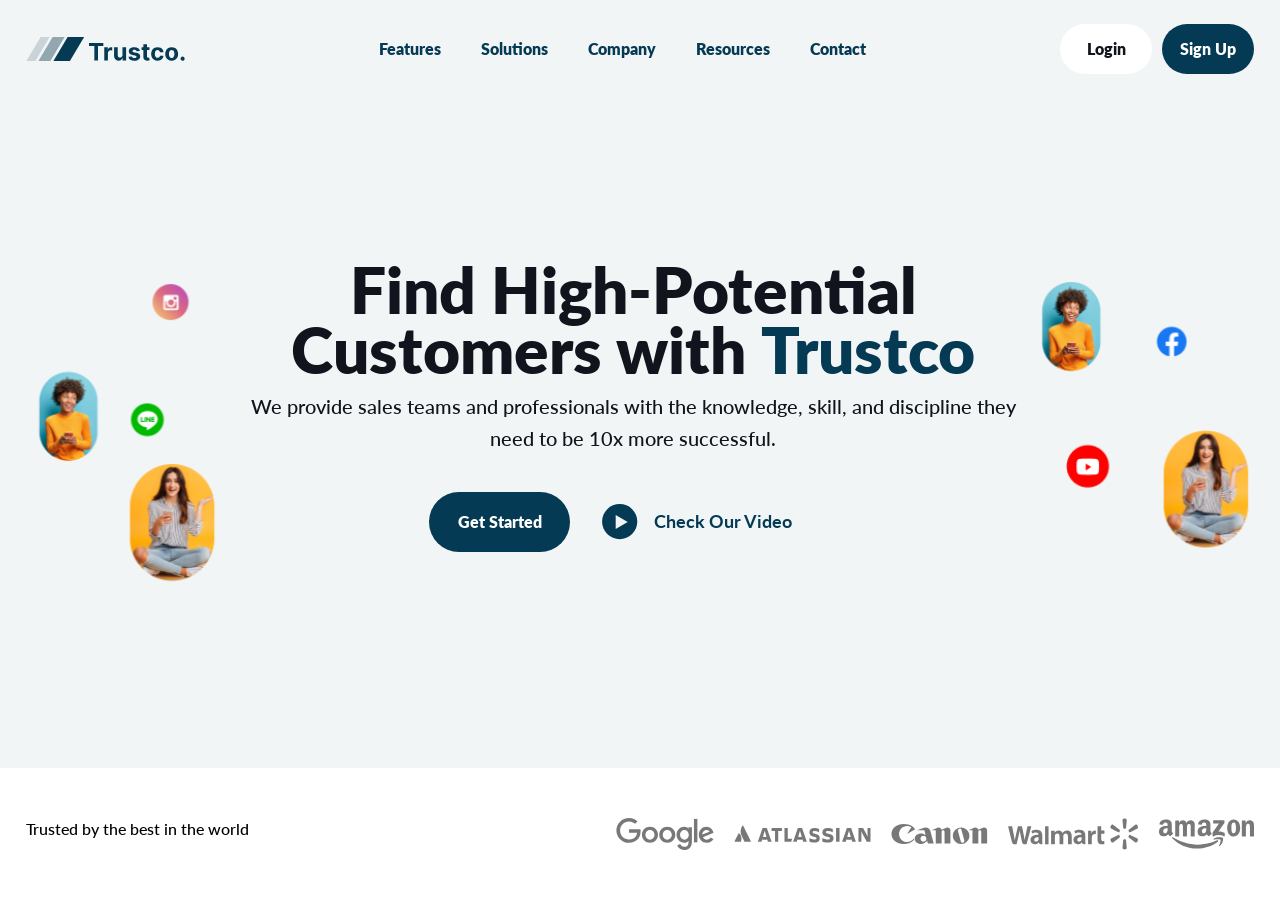
<file: index.html>
<!DOCTYPE html>
<html lang="en">

<head>
    <meta charset="UTF-8">
    <meta name="viewport" content="width=device-width, initial-scale=1.0">
    <title>Trustco</title>
    <link rel="stylesheet" href="style.css">
    <link href="https://fonts.googleapis.com/css2?family=Lato:wght@300;400;700&display=swap" rel="stylesheet">

</head>

<body>
    <!-- Header Section -->
    <header>
        <!-- Placeholder: Navigation and Logo -->
        <section id="hero">
            <div class="hero-container">
                <!-- Navigation Bar -->
                <div class="navbar">
                    <img class="logo" src="/Assets/logo.svg" alt="company logo">
                    <nav class="navigation">
                        <ul>
                            <li><a href="#">Features</a></li>
                            <li><a href="#">Solutions</a></li>
                            <li><a href="#">Company</a></li>
                            <li><a href="#">Resources</a></li>
                            <li><a href="#">Contact</a></li>
                        </ul>
                    </nav>
                    <div class="auth-buttons">
                        <button class="login-btn">Login</button>
                        <button class="signin-btn">Sign Up</button>
                        <button class="menu-btn"><img src="/Assets/menu.svg" alt="menu icon"></button>
                    </div>
                </div>
        
                <!-- Banner Section -->
                <div class="hero-banner">
                    <div class="banner-content">
                        <div class="banner-image-left">
                            <img src="/Assets/bannerone.svg" alt="banner image 1">
                        </div>
                        <div class="banner-text">
                            <p class="hero-tagline">
                                Find High-Potential Customers with <span class="highlight-text">Trustco</span>
                            </p>
                            <p class="hero-subtagline">
                                We provide sales teams and professionals with the knowledge, skill, and discipline they need to be 10x more successful.
                            </p>
                            <div class="cta-buttons">
                                <button class="cta-start-btn">Get Started</button>
                                <button class="cta-video-btn"><img src="/Assets/Play.svg" alt="play icon"> Check Our Video</button>
                            </div>
                        </div>
                        <div class="banner-image-right">
                            <img src="/Assets/bannertwo.svg" alt="banner image 2">
                        </div>
                        <div class="banner-image-group">
                            <img class="image-one" src="/Assets/bannerone.svg" alt="banner image 1">
                            <img class="image-two" src="/Assets/bannertwo.svg" alt="banner image 2">
                        </div>
                    </div>
                </div>
        
                <!-- Trusted Brands Section -->
                <div class="trusted-companies">
                    <div class="trusted-companies-group">
                        <p class="trusted-title">
                            Trusted by the best in the world
                        </p>
                        <div class="company-logos">
                            <img class="company-logo" src="/Assets/google.svg" alt="Google logo">
                            <img class="company-logo" src="/Assets/alt.svg" alt="Alt logo">
                            <img class="company-logo" src="/Assets/canon.svg" alt="Canon logo">
                            <img class="company-logo" src="/Assets/walmart.svg" alt="Walmart logo">
                            <img class="company-logo" src="/Assets/amazon.svg" alt="Amazon logo">
                        </div>
                    </div>
                </div>
        
            </div>
        </section>
        
    </header>

    <!-- Main Content Section -->
    <main>

    </main>

    <!-- Footer Section -->
    <footer>

    </footer>
</body>

</html>
</file>
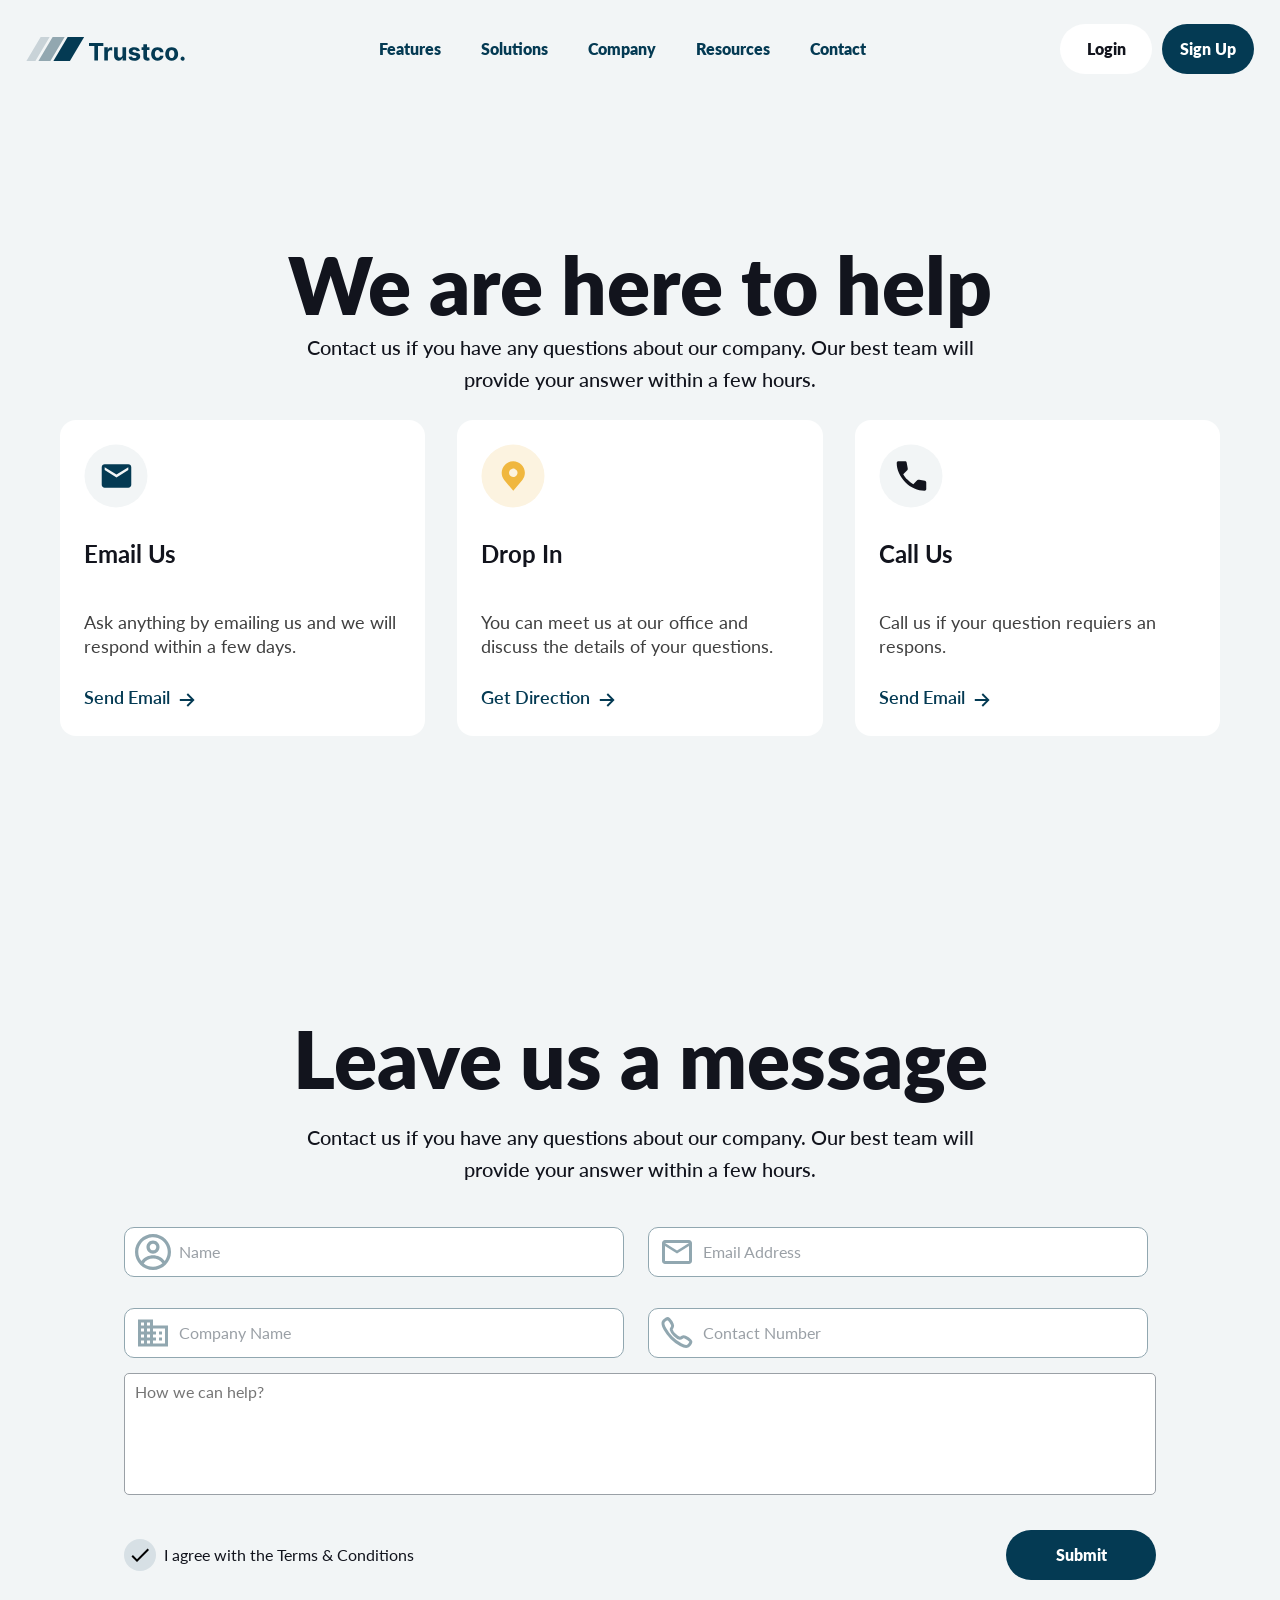
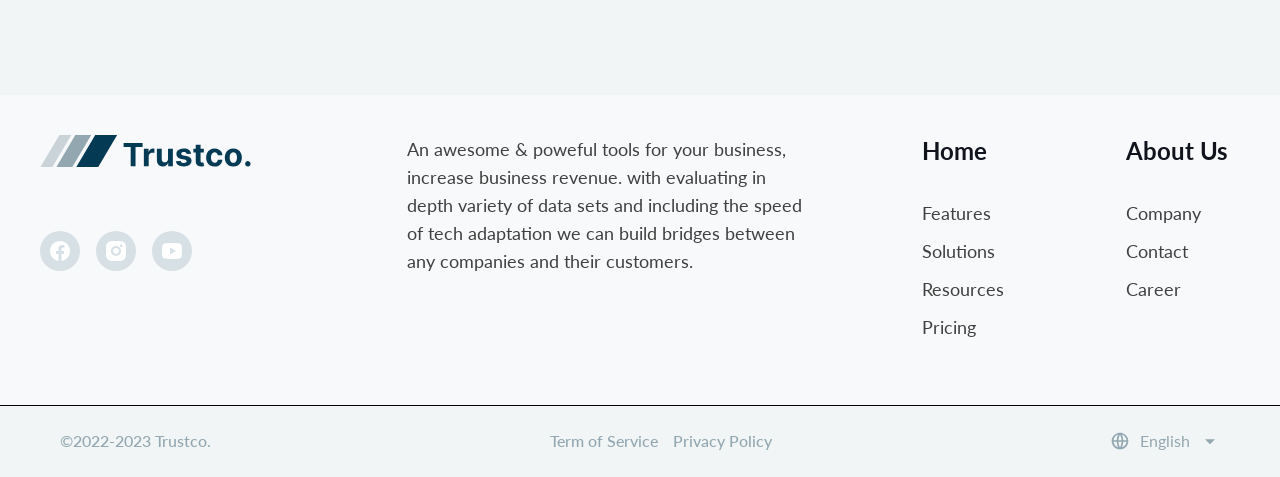
<file: Contact.html>
<!DOCTYPE html>
<html lang="en">

<head>
    <meta charset="UTF-8">
    <meta name="viewport" content="width=device-width, initial-scale=1.0">
    <title>Contact</title>
    <link rel="stylesheet" href="Conatact.css">
    <link href="https://fonts.googleapis.com/css2?family=Lato:wght@300;400;700&display=swap" rel="stylesheet">
</head>

<body>
    <section id="Contact-Page">
        <div class="Main">
            <header class="Header">
                <div class="hero-container">
                    <!-- Navigation Bar -->
                    <div class="navbar">
                        <img class="logo" src="/Assets/logo.svg" alt="company logo">
                        <nav class="navigation">
                            <ul>
                                <li><a href="#">Features</a></li>
                                <li><a href="#">Solutions</a></li>
                                <li><a href="#">Company</a></li>
                                <li><a href="#">Resources</a></li>
                                <li><a href="#">Contact</a></li>
                            </ul>
                        </nav>
                        <div class="auth-buttons">
                            <button class="login-btn">Login</button>
                            <button class="signin-btn">Sign Up</button>
                            <button class="menu-btn"><img src="/Assets/menu.svg" alt="menu icon"></button>
                        </div>
                    </div>
            </header>
            <div class="Hero-Section">
                <div class="container">
                    <h1>We are here to help</h1>
                    <h5>Contact us if you have any questions about our company. Our best team will
                        provide your answer within a few hours.</h5>
                    <div class="Blocks">
                        <div class="Blocks-card">
                            <img src="/Assets/Mail.svg">
                            <h2>Email Us</h2>
                            <p>Ask anything by emailing us and we will
                                respond within a few days.</p>
                            <div class="share">
                                <p>Send Email</p>
                                <img src="/Assets/Arrow.svg">
                            </div>
                        </div>
                        <div class="Blocks-card">
                            <img src="/Assets/Loc.svg">
                            <h2>Drop In</h2>
                            <p>You can meet us at our office and
                                discuss the details of your questions.</p>
                            <div class="share">
                                <p>Get Direction</p>
                                <img src="/Assets/Arrow.svg">
                            </div>
                        </div>
                        <div class="Blocks-card">
                            <img src="/Assets/Phone.svg">
                            <h2>Call Us</h2>
                            <p>Call us if your question requiers an
                                respons.</p>
                            <div class="share">
                                <p>Send Email</p>
                                <img src="/Assets/Arrow.svg">
                            </div>
                        </div>

                    </div>
                </div>
            </div>
        </div>
    </section>
    <main>
        <div class="Contact-content">
            <div class="container">
                <h1>Leave us a message</h1>
                <h5>Contact us if you have any questions about our company. Our best team will
                    provide your answer within a few hours.</h5>
                <div class="form-content">
                    <form class="contact-form">
                        <div class="form-grid">
                            <div class="form-group">
                                <img src="/Assets/Contact.svg" alt="">
                                <input type="text" placeholder="Name">
                            </div>
                            <div class="form-group">
                                <img src="/Assets/MailId.svg" alt="">

                                <input type="email" placeholder="Email Address">
                            </div>
                            <div class="form-group">
                                <img src="/Assets/Comp.svg" alt="">

                                <input type="text" placeholder="Company Name">
                            </div>
                            <div class="form-group">
                                <img src="/Assets/Call.svg" alt="">

                                <input type="text" placeholder="Contact Number">
                            </div>
                        </div>
                        <div class="form-group">
                            <textarea placeholder="How we can help?"></textarea>
                        </div>
                    </form>
                </div>
            </div>
            <div class="Term-Conditions">
                <div class="TC">
                    <img src="/Assets/Tick.svg" alt="">
                    <p>I agree with the <spaan> Terms & Conditions </spaan>
                    </p>
                </div>
                <button>
                    Submit
                </button>
            </div>
        </div>
    </main>
    <!-- Footer Section -->
    <footer>
        <div class="footer">
            <div class="footer-container">
                <!-- Company Info -->
                <div class="footer-logo">
                    <img src="/Assets/logo.svg" alt="Company Logo">
                    <div class="grp-img">
                        <img src="/Assets/fb.svg" alt="Company Logo">
                        <img src="/Assets/inst.svg" alt="Company Logo">
                        <img src="/Assets/yt.svg" alt="Company Logo">

                    </div>
                </div>
                <div class="para">
                    An awesome & poweful tools for your business, increase business revenue. with evaluating in depth
                    variety of data sets and including the speed of tech adaptation we can build bridges between any
                    companies and their customers.
                </div>
                <!-- Navigation Links -->
                <div class="Nav">
                    <nav class="footer-nav">
                        <ul>
                            <h2>Home</h2>

                            <li>
                                <a href="#">Features
                                </a><a href="#"> Solutions
                                </a>
                                <a href="#">
                                    Resources
                                </a>
                                <a href="#">
                                    Pricing</a>
                            </li>

                        </ul>
                    </nav>
                    <nav class="footer-nav">
                        <ul>
                            <h2>About Us</h2>

                            <li>
                                <a href="#">Company
                                </a><a href="#"> Contact

                                </a>
                                <a href="#">
                                    Career

                                </a>

                            </li>

                        </ul>
                    </nav>
                </div>
            </div>

        </div>
    </footer>
    <section id="Site-Credits">
        <div class="containers">
            <div class="copy-rights">
                ©2022-2023 Trustco.
            </div>
            <div class="Terms">
                <span>Term of Service </span>
                <span> Privacy Policy</span>
            </div>
            <div class="Language">
                <img src="/Assets/globe.svg" alt="">
                <p class="">English</p>
                <img src="/Assets/down-arrow.svg" alt="">
            </div>
        </div>
    </section>
</body>

</html>
</file>
<file: style.css>
/* Global Reset */
* {
    margin: 0;
    padding: 0;
    box-sizing: border-box;
    font-family: 'Lato', sans-serif;
}

/* Define Root Variables for Colors */
:root {
    --primary-color: #007bff;
    /* Blue */
    --secondary-color: #6c757d;
    /* Gray */
    --accent-color: #ff5722;
    /* Orange */
    --background-color: #f8f9fa;
    /* Light Gray */
    --text-color: #333;
    /* Dark Gray */
}

/* Apply Styles to the Body */
body {
    font-family: 'Arial', sans-serif;
    /* Choose a readable font */
    font-size: 16px;
    /* Base font size */
    line-height: 1.6;
    /* Improve readability */
    color: var(--text-color);
    /* Use defined color */
    background-color: var(--background-color);
    /* Set page background */
    /* padding: 20px; */
    /* Add some spacing around the content */
    background-color: #F2F5F6;
}

/* Headings */
h1,
h2,
h3,
h4,
h5,
h6 {
    color: var(--primary-color);
    margin-bottom: 10px;
    /* Space below headings */
}

/* Paragraphs */
p {
    margin-bottom: 10px;
}

/* Links */
a {
    color: var(--primary-color);
    text-decoration: none;
}

button {
    all: unset;
    /* Removes default browser styles */
    cursor: pointer;
    outline: none;
}


a:hover {
    text-decoration: underline;
}

/* Consistent Spacing */
.container {
    max-width: 1200px;
    margin: 0 auto;
    padding: 20px;
}

#hero {
    width: 100%;
    height: 100vh;

    .hero-container {
        width: 100%;
        height: 100%;
        display: flex;
        flex-direction: column;
        justify-content: space-between;

        .navbar {
            height: 98px;
            width: 100%;
            display: flex;
            padding: 0 2%;
            align-items: center;
            justify-content: space-between;

            .logo {
                height: 24px;
            }

            .navigation {
                ul {
                    font-family: Lato;
                    font-weight: 800;
                    font-size: 16px;
                    line-height: 100%;
                    text-align: center;
                    width: 100%;
                    display: flex;
                    gap: 40px;
                    list-style: none;

                    li {
                        a {
                            color: #043A53;
                        }
                    }
                }
            }

            .auth-buttons {
                display: flex;
                gap: 10px;

                .menu-btn {
                    display: none;
                }

                .login-btn {
                    background-color: #FFFFFF;
                    border-radius: 42px;
                    width: 92px;
                    height: 50px;
                    color: #12141D;
                    font-weight: 800;
                    font-size: 16px;
                    text-align: center;
                }

                .signin-btn {
                    background-color: #043A53;
                    border-radius: 42px;
                    width: 92px;
                    height: 50px;
                    color: #FFFFFF;
                    font-weight: 800;
                    font-size: 16px;
                    text-align: center;
                }
            }
        }

        .hero-banner {
            width: 100%;
            display: flex;
            justify-content: center;
            align-items: center;

            .banner-content {
                width: 100%;
                max-width: 1220px;
                min-height: 320px;
                display: flex;
                justify-content: space-between;

                .banner-image-left {}

                .banner-image-group {
                    display: none;
                }

                .banner-text {
                    width: 100%;
                    display: flex;
                    flex-direction: column;
                    align-items: center;

                    .hero-tagline {
                        font-family: Lato;
                        font-weight: 800;
                        font-size: 64px;
                        line-height: 60px;
                        text-align: center;
                        color: #12141D;

                        .highlight-text {
                            color: #043A53 !important;
                        }
                    }

                    .hero-subtagline {
                        font-weight: 500;
                        font-size: 20px;
                        text-align: center;
                        color: #12141D !important;
                    }

                    .cta-buttons {
                        margin-top: 28px;
                        width: fit-content;
                        display: flex;
                        gap: 32px;
                        align-items: center;
                        justify-content: center;

                        .cta-start-btn {
                            width: 141px;
                            background-color: #043A53;
                            border-radius: 42px;
                            height: 60px;
                            color: #FFFFFF;
                            font-weight: 800;
                            font-size: 16px;
                            text-align: center;
                        }

                        .cta-video-btn {
                            width: 235px;
                            height: 60px;
                            display: flex;
                            align-items: center;
                            gap: 16px;
                            color: #043A53;
                            font-weight: 700;
                            font-size: 18px;
                            text-align: right;

                            .img {
                                width: 35px;
                                height: 35px;
                            }
                        }
                    }
                }

                .banner-image-right {}
            }
        }

        .trusted-companies {
            width: 100%;
            min-height: 132px;
            background-color: #FFFFFF;
            padding: 2%;
            display: flex;
            align-items: center;
            justify-content: center;

            .trusted-companies-group {
                max-width: 1240px;
                width: 100%;
                display: flex;
                align-items: center;
                justify-content: space-between;
            }

            .trusted-title {
                color: #000000 !important;
                font-weight: 500;
                font-size: 16px;
            }

            .company-logos {
                width: fit-content;
                display: flex;
                gap: 20px;
                align-items: center;
                justify-content: space-between;
                flex-wrap: wrap;
            }
        }
    }

    /* Hero Section Media Queries */
    @media (max-width: 1024px) {
        .banner-text {
            padding: 0 5%;
        }

        .banner-image-left,
        .banner-image-right,
        .navigation,
        .login-btn,
        .signin-btn {
            display: none;
        }

        .auth-buttons {
            .menu-btn {
                display: none;
            }
        }
    }

    @media (max-width: 980px) {
        
        /* Trusted companies */
        .trusted-companies {
            .trusted-companies-group {
                flex-direction: column;
                padding-top: 1% !important;
                justify-content: center !important;
                min-height: fit-content;
            }

            .company-logos {
                gap: 14px !important;
                justify-content: center !important;
            }
        }
    }

    @media (max-width: 768px) {
        .hero-tagline {
            font-weight: 700 !important;
            font-size: 36px !important;
            line-height: 44px !important;
        }

        .hero-subtagline {
            font-weight: 500;
            font-size: 14px !important;
            text-align: center;
        }

        .cta-buttons {
            flex-direction: column;
        }
    }

    @media (max-width: 426px) {
        .hero-container {
            .hero-banner {
                .banner-content {
                    flex-direction: column;

                    .banner-image-group {
                        display: flex !important;

                        .img {
                            width: 80%;
                        }
                    }
                }
            }
        }
    }

    @media (max-width: 375px) {
        .banner-image-group {
            justify-content: center;
            width: 100%;

            .image-two {
                display: none;
            }
        }
    }
}
</file>
<file: Conatact.css>
/* Global Reset */
* {
    margin: 0;
    padding: 0;
    box-sizing: border-box;
    font-family: 'Lato', sans-serif;
}

/* Define Root Variables for Colors */
:root {
    --primary-color: #12141D;
    ;
    /* Blue */
    --secondary-color: #6c757d;
    /* Gray */
    --accent-color: #ff5722;
    /* Orange */
    --background-color: #f8f9fa;
    /* Light Gray */
    --text-color: #333;
    /* Dark Gray */
}

/* Apply Styles to the Body */
body {
    font-family: 'Arial', sans-serif;
    /* Choose a readable font */
    font-size: 16px;
    /* Base font size */
    line-height: 1.6;
    /* Improve readability */
    color: var(--text-color);
    /* Use defined color */
    background-color: var(--background-color);
    /* Set page background */
    /* padding: 20px; */
    /* Add some spacing around the content */
    background-color: #F2F5F6;
}

/* Headings */
h1,
h2,
h3,
h4,
h5,
h6 {
    color: var(--primary-color);
    margin-bottom: 10px;
    /* Space below headings */
}

/* Paragraphs */


/* Links */
a {
    color: var(--primary-color);
    text-decoration: none;
}

button {
    all: unset;
    /* Removes default browser styles */
    cursor: pointer;
    outline: none;
}


a:hover {
    text-decoration: underline;
}

/* Consistent Spacing */
.container {
    max-width: 1200px;
    margin: 0 auto;
    padding: 20px;
}



.content {
    flex: 1;
    text-align: center;
    padding: 50px;
}


/* Header */
.Header {
    position: relative;

    .hero-container {
        width: 100%;
        display: flex;
        flex-direction: column;
        justify-content: space-between;

        .navbar {
            height: 98px;
            width: 100%;
            display: flex;
            padding: 0 2%;
            align-items: center;
            justify-content: space-between;

            .logo {
                height: 24px;
            }

            .navigation ul {
                font-family: Lato;
                font-weight: 800;
                font-size: 16px;
                display: flex;
                gap: 40px;
                list-style: none;
            }

            .navigation a {
                color: #043A53;
            }

            .auth-buttons {
                display: flex;
                gap: 10px;
            }

            .login-btn,
            .signin-btn {
                border-radius: 42px;
                width: 92px;
                height: 50px;
                font-weight: 800;
                font-size: 16px;
                text-align: center;
            }

            .menu-btn {
                display: none;
            }

            .login-btn {
                background-color: #FFFFFF;
                color: #12141D;
            }

            .signin-btn {
                background-color: #043A53;
                color: #FFFFFF;
            }
        }

        .hero-banner {
            display: flex;
            justify-content: center;
            align-items: center;

            .banner-content {
                max-width: 1220px;
                min-height: 320px;
                display: flex;
                justify-content: space-between;
            }

            .banner-text {
                display: flex;
                flex-direction: column;
                align-items: center;
            }

            .hero-tagline {
                font-family: Lato;
                font-weight: 800;
                font-size: 64px;
                text-align: center;
                color: #12141D;
            }

            .highlight-text {
                color: #043A53 !important;
            }

            .hero-subtagline {
                font-weight: 500;
                font-size: 20px;
                text-align: center;
                color: #12141D !important;
            }

            .cta-buttons {
                margin-top: 28px;
                display: flex;
                gap: 32px;
                align-items: center;
                justify-content: center;
            }

            .cta-start-btn {
                width: 141px;
                background-color: #043A53;
                border-radius: 42px;
                height: 60px;
                color: #FFFFFF;
                font-weight: 800;
                font-size: 16px;
                text-align: center;
            }
        }

        .trusted-companies {
            width: 100%;
            min-height: 132px;
            background-color: #FFFFFF;
            padding: 2%;
            display: flex;
            align-items: center;
            justify-content: center;
        }

        .trusted-title {
            color: #000000 !important;
            font-weight: 500;
            font-size: 16px;
        }
    }

    @media (max-width: 1024px) {
        .banner-text {
            padding: 0 5%;
        }

        .navigation,
        .login-btn,
        .signin-btn {
            display: none;
        }

        .menu-btn {
            display: block !important;
        }
    }

    @media (max-width: 980px) {
        .hero-container .navbar {
            min-height: 72px;
        }
    }

    @media (max-width: 426px) {
        .hero-container .hero-banner .banner-content {
            flex-direction: column;
        }
    }
}

.Hero-Section {
    min-height: calc(100vh - 98px);
    display: flex;
    align-items: center;
    position: relative;

    .container {
        width: 100%;
        max-width: 1200px;
        margin: 0 auto;
        padding: 20px;
        min-height: 514px;
        display: flex;
        flex-direction: column;
        justify-content: space-between;
        align-items: center;

        h1 {
            max-width: 709px;
            font-weight: 800;
            font-size: 80px;
            line-height: 44px;
            text-align: center;
            color: #12141D;
        }

        h5 {
            max-width: 709px;
            font-weight: 500;
            font-size: 20px;
            line-height: 32px;
            text-align: center;
            color: #12141D;

        }

        .Blocks {
            width: 100%;
            display: flex;
            gap: 32px;

            .Blocks-card {
                width: 100%;
                height: 316px;
                background: #FFFFFF;
                padding: 24px;
                display: flex;
                flex-direction: column;
                justify-content: space-between;
                border-radius: 16px;

                img {
                    width: 64px;
                    height: 64px;
                }

                h2 {
                    font-weight: 700;
                    font-size: 24px;
                    line-height: 32px;
                }

                p {
                    font-family: Lato;
                    font-weight: 400;
                    font-size: 18px;
                    line-height: 24px;
                    color: #404040;

                }

                .share {
                    width: fit-content;
                    display: flex;
                    gap: 5px;

                    p {
                        font-weight: 600;
                        font-size: 18px;
                        line-height: 100%;
                        color: #043A53;
                    }

                    img {
                        width: 24px;
                        height: 24px;
                    }
                }
            }
        }
    }

    @media (max-width: 769px) {
        .Hero-Section {
            height: calc(100vh + 98px);
            height: max-content !important;
        }

        .container {

            h1 {
                font-weight: 800;
                font-size: 32px;
                line-height: 44px;
                text-align: center;

            }

            h5 {
                font-weight: 500;
                font-size: 16px;
                line-height: 24px;
                text-align: center;
                max-width: 80vw;
            }

            .Blocks {
                flex-wrap: wrap;
                margin-top: 30px;

                .Blocks-card {
                    h2 {
                        font-weight: 700;
                        font-size: 24px;
                        line-height: 32px;
                    }

                    p {
                        font-weight: 400;
                        font-size: 18px;
                    }

                    .share {
                        p {
                            font-weight: 600;
                            font-size: 18px;
                        }
                    }
                }
            }
        }
    }
}

.Contact-content {
    width: 100%;
    height: 795px;
    max-width: 1200px;
    margin: 0 auto;
    display: flex;
    flex-direction: column;
    align-items: center;
    justify-content: center;

    .container {
        width: 100%;
        max-width: 1200px;
        margin: 0 auto;
        padding: 20px;
        min-height: 514px;
        display: flex;
        flex-direction: column;
        justify-content: space-between;
        align-items: center;

        h1 {
            max-width: 709px;
            font-weight: 800;
            font-size: 80px;
            line-height: 44px;
            text-align: center;
            color: #12141D;
        }

        h5 {
            max-width: 709px;
            font-weight: 500;
            font-size: 20px;
            line-height: 32px;
            text-align: center;
            color: #12141D;

        }

    }

    .form-content {
        width: 100%;
        display: flex;
        justify-content: center;
        align-items: center;
    }

    .contact-form {
        width: 100%;
        max-width: 1200px;
        display: flex;
        justify-content: center;
        align-items: center;
        flex-direction: column;

        .form-grid {
            display: grid;
            grid-template-columns: repeat(2, 1fr);
            gap: 16px;
            max-width: 1032px;
            width: 100%;
            /* max-height: 152px; */

            .form-group {
                width: 100%;
                max-width: 500px;
                height: 50px;
                display: flex;
                align-items: center;
                padding: 10px;
                border-radius: 10px;
                margin-bottom: 15px;
                background-color: #FFFFFF;
                border: 1px solid #91A7B0;

                img {
                    margin-right: 8px;
                    width: 36px;
                    height: 36px;
                }

                input {
                    border: none;
                    outline: none;
                    width: 100%;
                    font-size: 16px;
                    background-color: #FFFFFF;
                    font-weight: 400;
                    font-size: 16px;
                    line-height: 100%;
                }

                /* Placeholder styles */
                input::placeholder {
                    font-weight: 400;
                    font-size: 16px;
                    line-height: 100%;
                    color: #9aa0a6;
                }
            }
        }

        .form-group {
            display: flex;
            align-items: center;
            border: 1px solid #9aa0a6;
            padding: 10px;
            border-radius: 5px;
            margin-bottom: 15px;
            max-width: 1032px;
            width: 100%;
            background-color: #FFFFFF;

            textarea {
                border: none;
                outline: none;
                width: 100%;
                font-size: 16px;
                height: 100px;
                resize: none;
            }

            textarea::placeholder {
                font-weight: 400;
                font-size: 16px;
                line-height: 100%;

            }
        }
    }

    .Term-Conditions {
        width: 100%;
        max-width: 1200px;
        margin: 0 auto;
        display: flex;
        justify-content: space-between;
        align-items: center;
        padding: 0% 7%;

        .TC {
            width: fit-content;
            display: flex;
            align-items: center;
            gap: 8px;
            font-weight: 400;
            font-size: 16px;
            line-height: 100%;
            text-align: center;
            color: #12141D;

            span {
                color: #043A53;
            }
        }

        button {
            width: 150px;
            height: 50px;
            text-align: center;
            background-color: #043A53;
            border-radius: 42px;
            color: #FFFFFF;
            font-weight: 800;
            font-size: 16px;
            line-height: 100%;
            text-align: center;

        }
    }
}

@media (max-width: 920px) {
    .Contact-content {
        height: fit-content;
        padding: 40px 20px;

        .container {
            min-height: fit-content;
            gap: 15px;

            h1 {
                font-weight: 800;
                font-size: 32px;
                line-height: 100%;
                text-align: center;
            }

            h5 {
                font-weight: 500 !important;
                font-size: 16px;
                line-height: 120%;
                text-align: center;
                max-width: 70%;

            }

        }

        .form-content {}

        .contact-form {


            .form-grid {


                .form-group {
                    height: 44px;

                    img {
                        width: 20px;
                        height: 20px;
                    }

                    input {
                        font-family: Lato;
                        font-weight: 400;
                        font-size: 16px;
                        line-height: 100%;
                        letter-spacing: 0%;
                    }

                    /* Placeholder styles */
                    input::placeholder {
                        font-family: Lato;
                        font-weight: 400;
                        font-size: 16px;
                        line-height: 100%;
                        letter-spacing: 0%;

                    }
                }
            }

            .form-group {


                textarea {
                    font-weight: 400;
                    font-size: 16px;
                    line-height: 100%;

                }

                textarea::placeholder {
                    font-weight: 400;
                    font-size: 16px;
                    line-height: 100%;

                }
            }
        }

        .Term-Conditions {
            flex-direction: column;
            gap: 10px;

            .TC {}

            button {}
        }

    }

    @media (max-width: 620px) {
        h2 {
            max-width: 100% !important;
        }

        .form-grid {
            display: grid;
            grid-template-columns: 1fr !important;
            gap: 16px;
        }

        .container {

            h5 {

                max-width: 100% !important;

            }

        }

    }
}


/* Footer Styles */

.footer {
    background-color: #f8f9fa;
    padding: 40px 20px;


    .footer-container {
        display: flex;
        justify-content: space-between;
        align-items: start;
        max-width: 1200px;
        margin: 0 auto;
    }

    .footer-logo {
        width: 247px;
        height: 230px;
        display: flex;
        flex-direction: column;
        gap: 64px;
        align-items: flex-start;

        img {
            width: 211px;
            height: 32px;

        }

        .grp-img {
            display: flex;
            gap: 16px;

            img {
                width: 40px;
                height: 40px;
            }
        }
    }

    .para {
        width: 100%;
        max-width: 395px;
        text-align: left;
        height: 230px;
        color: #404040;
        font-weight: 400;
        font-size: 18px;
        line-height: 28px;
    }

    .Nav {
        display: flex;
        gap: 90px;
        height: 100%;
        max-height: 230px;

        .footer-nav {
            width: 114px;


            ul {
                list-style: none;
                padding: 0;

                h2 {
                    text-align: left;
                    color: #12141D;
                    font-weight: 700;
                    font-size: 24px;
                    line-height: 32px;
                }

                li {
                    display: flex;
                    gap: 10px;
                    flex-direction: column;
                    text-align: left;
                    margin-top: 32px;

                    a {
                        color: #404040;
                        text-decoration: none;
                        font-size: 14px;
                        transition: color 0.3s ease;
                        font-weight: 400;
                        font-size: 18px;
                        line-height: 28px;


                        &:hover {
                            color: #00aaff;
                        }
                    }
                }
            }
        }
    }

    @media (max-width: 1040px) {
        .footer {
            display: flex;
            justify-content: center;
        }

        .footer-container {
            display: flex;
            flex-wrap: wrap;
            justify-content: center;
            max-width: 100%;
        }

        .Nav {
            width: 100%;
            display: flex;
            justify-content: space-between;

            .footer-nav {
                width: 114px;

            }
        }
    }

    @media (max-width: 960px) {

        .footer-logo {
            height: fit-content;
            margin-bottom: 24px;
            gap: 24px;
        }

        .para {
            height: fit-content;
            margin-bottom: 25px;
        }
    }

    @media (max-width: 768px) {

        .para {
            font-weight: 500;
            font-size: 16px;
            line-height: 24px;
            text-align: justify;
        }

        .footer-nav {
            ul {
                h2 {
                    font-size: 18px !important;
                    line-height: 28px;

                }

                li {
                    a {
                        font-weight: 500;
                        font-size: 16px !important;
                        line-height: 24px;

                    }
                }
            }
        }
    }
}


/* Site-Credits */
#Site-Credits {
    background-color: #F2F5F6;
    border-top: 1px solid #000000;
    padding: 22px 0;
    min-height: 72px;
    color: #92A7B0;
}

.containers {
    display: flex;
    flex-wrap: wrap;
    justify-content: space-between;
    align-items: center;
    max-width: 1200px;
    margin: 0 auto;
    padding: 0 20px;
    gap: 20px;

    .copy-rights,
    .Terms {
        display: flex;
        gap: 15px;
        font-weight: 500;
        font-size: 16px;
        line-height: 24px;
        text-align: right;

    }

    .Language {
        display: flex;
        align-items: center;
        gap: 10px;
        font-size: 16px;
    }

    .Language img {
        width: 20px;
        height: 20px;
    }
}


@media (max-width: 768px) {
    .containers {
        flex-direction: column;
        text-align: center;
        align-items: center;
        gap: 10px;
    }
}
</file>
